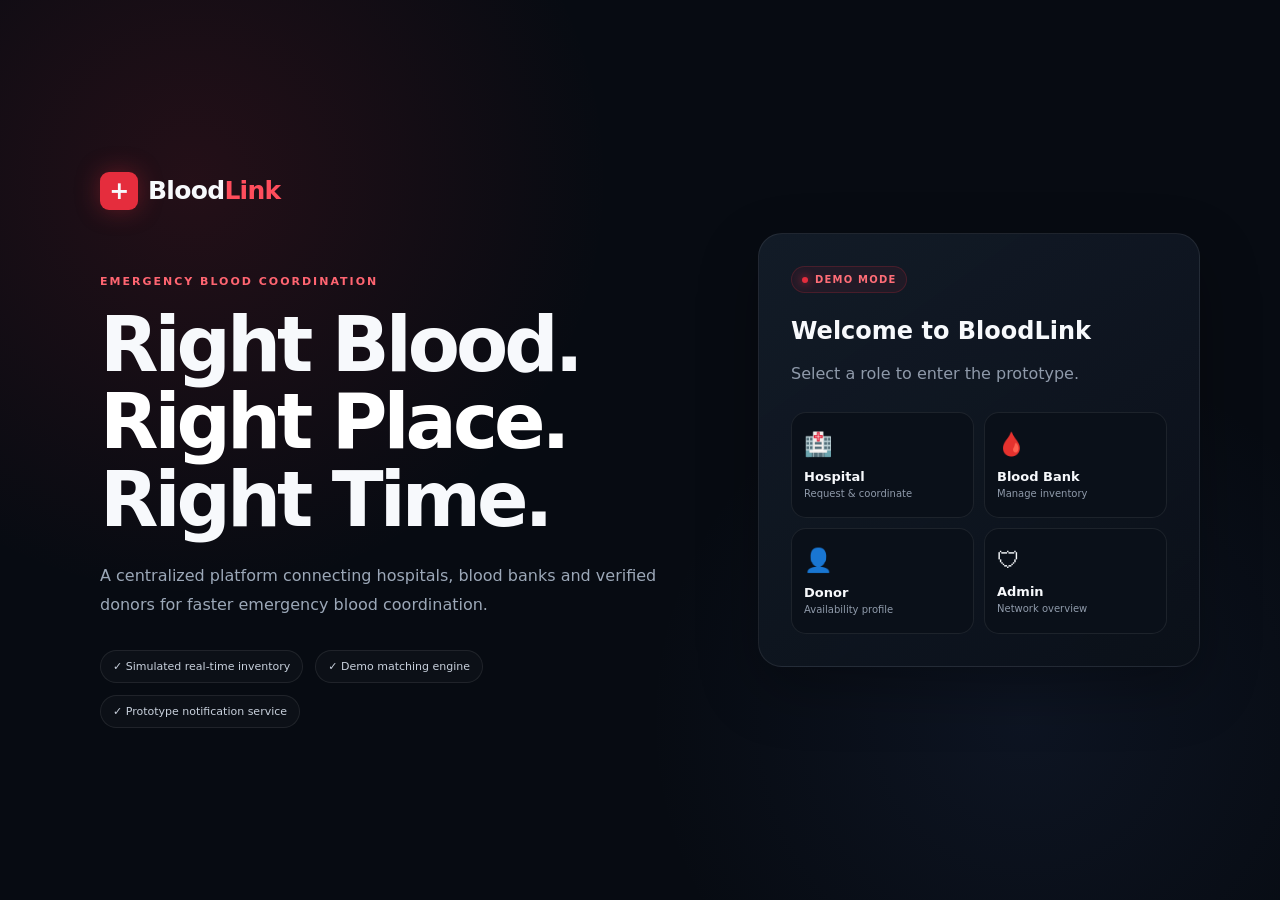
<file: index.html>
<!doctype html>
<html lang="en">
  <head>
    <meta charset="UTF-8" />
    <meta name="viewport" content="width=device-width, initial-scale=1.0" />
    <title>
      BloodLink — Right Blood. Right Place. Right Time.
    
    </title>
    <link rel="stylesheet" href="style.css" />
  </head>
  <body>
    <div id="toastContainer" class="toast-container"></div>

    <!-- LOGIN -->
    <section id="loginPage" class="login-page">
      <div class="login-shell">
        <div class="hero-copy">
          <div class="brand brand-large">
            <span class="brand-mark">+</span><span>Blood<span>Link</span></span>
          </div>
          <div class="eyebrow">EMERGENCY BLOOD COORDINATION</div>
          <h1>Right Blood.<br /><span>Right Place.</span><br />Right Time.</h1>
          <p>
            A centralized platform connecting hospitals, blood banks and
            verified donors for faster emergency blood coordination.
          </p>
          <div class="hero-points">
            <span>✓ Simulated real-time inventory</span>
            <span>✓ Demo matching engine</span>
            <span>✓ Prototype notification service</span>
          </div>
        </div>

        <div class="login-card glass">
          <div class="demo-pill"><span></span> DEMO MODE</div>
          <h2>Welcome to BloodLink</h2>
          <p class="muted">Select a role to enter the prototype.</p>

          <div class="role-grid" id="roleGrid">
            <button class="role-card" data-role="hospital">
              <span>🏥</span><strong>Hospital</strong
              ><small>Request & coordinate</small>
            </button>
            <button class="role-card" data-role="bloodbank">
              <span>🩸</span><strong>Blood Bank</strong
              ><small>Manage inventory</small>
            </button>
            <button class="role-card" data-role="donor">
              <span>👤</span><strong>Donor</strong
              ><small>Availability profile</small>
            </button>
            <button class="role-card" data-role="admin">
              <span>🛡</span><strong>Admin</strong
              ><small>Network overview</small>
            </button>
          </div>

          <form id="loginForm" class="login-form hidden">
            <label
              >Name / Organization<input
                id="loginName"
                required
                placeholder="e.g. CityCare Hospital"
            /></label>
            <label
              >Email / Phone<input
                id="loginContact"
                required
                placeholder="demo@bloodlink.local"
            /></label>
            <button class="btn btn-primary btn-wide" type="submit">
              Enter Demo Dashboard <span>→</span>
            </button>
            <button class="text-btn" type="button" id="changeRole">
              ← Change role
            </button>
          </form>
        </div>
      </div>
    </section>

    <!-- APP -->
    <section id="appPage" class="app-page hidden">
      <aside class="sidebar" id="sidebar">
        <div class="brand">
          <span class="brand-mark">+</span><span>Blood<span>Link</span></span>
        </div>
        <div class="side-demo">● DEMO MODE</div>

        <nav id="mainNav">
          <button data-page="dashboard" class="nav-item active">
            <span>⌂</span> Dashboard
          </button>
          <button data-page="emergency" class="nav-item">
            <span>!</span> Emergency Request
          </button>
          <button data-page="inventory" class="nav-item">
            <span>▦</span> Blood Inventory
          </button>
          <button data-page="matching" class="nav-item">
            <span>⌁</span> Smart Matching
          </button>
          <button data-page="notifications" class="nav-item">
            <span>◉</span> Notifications <b id="navNotif">3</b>
          </button>
          <button data-page="history" class="nav-item">
            <span>↺</span> Request History
          </button>
          <button data-page="donors" class="nav-item admin-hospital-only">
            <span>♙</span> Donor Network
          </button>
        </nav>

        <div class="sidebar-bottom">
          <div class="support-card">
            <span>●</span>
            <div>
              <strong>Prototype network</strong
              ><small>All data is simulated</small>
            </div>
          </div>
          <button class="nav-item logout" id="logoutBtn">
            <span>↪</span> Logout
          </button>
        </div>
      </aside>

      <main class="main">
        <header class="topbar">
          <button class="mobile-menu" id="mobileMenu">☰</button>
          <div>
            <div class="top-title" id="topTitle">Hospital Dashboard</div>
            <div class="top-subtitle">
              Saturday, September 5 · Demo environment
            </div>
          </div>
          <div class="top-actions">
            <button class="icon-btn" id="notifBtn" title="Notifications">
              ◉<i></i>
            </button>
            <div class="profile">
              <div class="avatar" id="profileAvatar">CH</div>
              <div>
                <strong id="profileName">CityCare</strong
                ><small id="profileRole">Hospital</small>
              </div>
            </div>
          </div>
        </header>

        <div id="pageContent" class="page-content"></div>
      </main>
    </section>

    <!-- EMERGENCY MODAL -->
    <div class="modal-backdrop hidden" id="requestModal">
      <div class="modal glass">
        <button class="modal-close" data-close="requestModal">×</button>
        <div class="section-kicker">EMERGENCY COORDINATION</div>
        <h2>Emergency Blood Request</h2>
        <p class="muted">
          Create a simulated request and start the matching workflow.
        </p>
        <form id="requestForm">
          <div class="form-grid">
            <label
              >Blood Group<select id="bloodGroup" required>
                <option value="">Select blood group</option>
                <option>A+</option>
                <option>A-</option>
                <option>B+</option>
                <option>B-</option>
                <option>AB+</option>
                <option>AB-</option>
                <option>O+</option>
                <option>O-</option>
              </select></label
            >
            <label
              >Units Required<input
                id="unitsRequired"
                type="number"
                min="1"
                max="50"
                value="2"
                required
            /></label>
            <label
              >Priority<select id="priority" required>
                <option>Critical</option>
                <option>Urgent</option>
                <option>Normal</option>
              </select></label
            >
            <label
              >Hospital / Location<input
                id="requestLocation"
                value="CityCare Hospital, Central Zone"
                required
            /></label>
          </div>
          <label
            >Additional Notes<textarea
              id="requestNotes"
              placeholder="Optional context for the demo..."
            ></textarea>
          </label>
          <button class="btn btn-primary btn-wide" type="submit">
            Find Blood <span>→</span>
          </button>
        </form>
      </div>
    </div>

    <script src="script.js"></script>
  </body>
</html>
</file>
<file: style.css>
:root {
    --bg: #070b12;
    --panel: #0e141e;
    --panel2: #111a26;
    --line: rgba(255, 255, 255, .08);
    --text: #f7f9fc;
    --muted: #8f9aaa;
    --red: #e52d3d;
    --red2: #ff4d5c;
    --green: #25c982;
    --yellow: #f2b84b;
    --blue: #56a8ff;
    --shadow: 0 22px 60px rgba(0, 0, 0, .28);
}

* {
    box-sizing: border-box
}

html,
body {
    margin: 0;
    min-height: 100%;
    font-family: Inter, system-ui, sans-serif;
    background: var(--bg);
    color: var(--text)
}

body {
    overflow-x: hidden
}

button,
input,
select,
textarea {
    font: inherit
}

button {
    cursor: pointer
}

.hidden {
    display: none !important
}

.muted {
    color: var(--muted);
    line-height: 1.65
}

.glass {
    background: linear-gradient(145deg, rgba(20, 29, 42, .9), rgba(11, 16, 25, .94));
    border: 1px solid var(--line);
    box-shadow: var(--shadow)
}

.brand {
    display: flex;
    align-items: center;
    gap: 10px;
    font-size: 21px;
    font-weight: 800;
    letter-spacing: -.7px
}

.brand>span:last-child>span {
    color: var(--red2)
}

.brand-mark {
    display: grid;
    place-items: center;
    width: 30px;
    height: 30px;
    border-radius: 9px;
    background: var(--red);
    font-size: 24px;
    box-shadow: 0 0 25px rgba(229, 45, 61, .35)
}

.login-page {
    min-height: 100vh;
    display: grid;
    place-items: center;
    padding: 40px;
    background:
        radial-gradient(circle at 15% 20%, rgba(229, 45, 61, .13), transparent 32%), radial-gradient(circle at 80% 80%, rgba(70, 105, 180, .10), transparent 30%), #070b12
}

.login-shell {
    width: min(1120px, 100%);
    display: grid;
    grid-template-columns: 1.15fr .85fr;
    gap: 80px;
    align-items: center
}

.hero-copy {
    padding: 20px
}

.brand-large {
    font-size: 25px;
    margin-bottom: 65px
}

.brand-large .brand-mark {
    width: 38px;
    height: 38px
}

.eyebrow,
.section-kicker {
    font-size: 11px;
    letter-spacing: 2px;
    color: #ff6571;
    font-weight: 800
}

.hero-copy h1 {
    font-size: clamp(44px, 6vw, 76px);
    line-height: 1.02;
    letter-spacing: -4px;
    margin: 18px 0 24px
}

.hero-copy h1 span {
    color: #fff
}

.hero-copy p {
    max-width: 570px;
    color: #9ca8b8;
    font-size: 16px;
    line-height: 1.8
}

.hero-points {
    display: flex;
    flex-wrap: wrap;
    gap: 12px;
    margin-top: 30px
}

.hero-points span {
    font-size: 11px;
    color: #c8d0dc;
    padding: 9px 12px;
    border: 1px solid var(--line);
    border-radius: 20px;
    background: rgba(255, 255, 255, .025)
}

.login-card {
    padding: 32px;
    border-radius: 24px;
    position: relative
}

.demo-pill {
    display: inline-flex;
    gap: 7px;
    align-items: center;
    font-size: 10px;
    font-weight: 800;
    letter-spacing: 1.2px;
    color: #ff6d77;
    background: rgba(229, 45, 61, .08);
    border: 1px solid rgba(229, 45, 61, .2);
    padding: 7px 10px;
    border-radius: 20px
}

.demo-pill span {
    width: 6px;
    height: 6px;
    border-radius: 50%;
    background: var(--red);
    box-shadow: 0 0 10px var(--red)
}

.login-card h2 {
    margin: 24px 0 6px;
    font-size: 24px
}

.role-grid {
    display: grid;
    grid-template-columns: 1fr 1fr;
    gap: 10px;
    margin-top: 24px
}

.role-card {
    background: #0a1019;
    border: 1px solid var(--line);
    color: var(--text);
    border-radius: 15px;
    padding: 18px 12px;
    text-align: left;
    transition: .2s
}

.role-card:hover,
.role-card.selected {
    border-color: rgba(229, 45, 61, .6);
    background: rgba(229, 45, 61, .08);
    transform: translateY(-2px)
}

.role-card span {
    font-size: 23px;
    display: block;
    margin-bottom: 11px
}

.role-card strong {
    display: block;
    font-size: 13px
}

.role-card small {
    color: var(--muted);
    font-size: 10px;
    margin-top: 4px;
    display: block
}

.login-form {
    margin-top: 20px
}

.login-form label,
.modal label {
    display: block;
    color: #bac3d0;
    font-size: 11px;
    font-weight: 700;
    margin-bottom: 15px
}

.login-form input,
.modal input,
.modal select,
.modal textarea {
    display: block;
    width: 100%;
    margin-top: 8px;
    background: #080e17;
    border: 1px solid var(--line);
    border-radius: 11px;
    padding: 13px 14px;
    color: white;
    outline: none
}

.modal select {
    appearance: auto
}

.modal textarea {
    min-height: 82px;
    resize: vertical
}

.login-form input:focus,
.modal input:focus,
.modal select:focus,
.modal textarea:focus {
    border-color: rgba(229, 45, 61, .7)
}

.btn {
    border: 0;
    border-radius: 11px;
    padding: 13px 17px;
    font-weight: 800;
    color: #fff;
    transition: .2s
}

.btn-primary {
    background: linear-gradient(135deg, #d92334, #f04452);
    box-shadow: 0 10px 25px rgba(229, 45, 61, .2)
}

.btn-primary:hover {
    transform: translateY(-1px);
    filter: brightness(1.06)
}

.btn-secondary {
    background: #182130;
    border: 1px solid var(--line)
}

.btn-wide {
    width: 100%;
    display: flex;
    justify-content: space-between;
    align-items: center;
    margin-top: 8px
}

.text-btn {
    background: none;
    border: 0;
    color: #8e9bad;
    font-size: 12px;
    margin: 13px auto 0;
    display: block
}

.app-page {
    min-height: 100vh;
    display: flex;
    background: #080c13
}

.sidebar {
    width: 245px;
    flex: none;
    border-right: 1px solid var(--line);
    background: #090e16;
    padding: 24px 15px;
    display: flex;
    flex-direction: column;
    min-height: 100vh;
    position: sticky;
    top: 0
}

.sidebar .brand {
    padding: 0 10px
}

.side-demo {
    font-size: 9px;
    color: #697586;
    letter-spacing: 1.4px;
    margin: 18px 11px 22px
}

.side-demo::first-letter {
    color: #e52d3d
}

nav {
    display: flex;
    flex-direction: column;
    gap: 4px
}

.nav-item {
    width: 100%;
    border: 0;
    background: transparent;
    color: #8994a5;
    text-align: left;
    padding: 12px 13px;
    border-radius: 10px;
    font-size: 12px;
    font-weight: 600;
    display: flex;
    align-items: center;
    gap: 12px
}

.nav-item span {
    width: 17px;
    text-align: center;
    color: #7e8998
}

.nav-item:hover {
    background: #101823;
    color: #fff
}

.nav-item.active {
    background: rgba(229, 45, 61, .11);
    color: #fff;
    border: 1px solid rgba(229, 45, 61, .13)
}

.nav-item.active span {
    color: #ff5965
}

.nav-item b {
    margin-left: auto;
    background: #e52d3d;
    color: white;
    border-radius: 20px;
    font-size: 9px;
    padding: 2px 6px
}

.sidebar-bottom {
    margin-top: auto
}

.support-card {
    display: flex;
    gap: 9px;
    padding: 13px 10px;
    margin-bottom: 8px;
    background: #0d141e;
    border: 1px solid var(--line);
    border-radius: 12px
}

.support-card>span {
    color: var(--green);
    font-size: 9px
}

.support-card strong,
.support-card small {
    display: block
}

.support-card strong {
    font-size: 10px
}

.support-card small {
    font-size: 9px;
    color: var(--muted);
    margin-top: 4px
}

.logout {
    color: #6f7987
}

.main {
    min-width: 0;
    flex: 1
}

.topbar {
    height: 77px;
    border-bottom: 1px solid var(--line);
    display: flex;
    align-items: center;
    justify-content: space-between;
    padding: 0 34px;
    background: rgba(8, 12, 19, .85);
    backdrop-filter: blur(15px);
    position: sticky;
    top: 0;
    z-index: 5
}

.top-title {
    font-size: 15px;
    font-weight: 800
}

.top-subtitle {
    font-size: 10px;
    color: #6f7a89;
    margin-top: 5px
}

.top-actions {
    display: flex;
    align-items: center;
    gap: 20px
}

.icon-btn {
    position: relative;
    border: 1px solid var(--line);
    background: #0d141e;
    color: #b9c3d0;
    border-radius: 10px;
    width: 37px;
    height: 37px
}

.icon-btn i {
    position: absolute;
    right: 8px;
    top: 7px;
    width: 5px;
    height: 5px;
    background: var(--red);
    border-radius: 50%
}

.profile {
    display: flex;
    align-items: center;
    gap: 9px
}

.avatar {
    width: 34px;
    height: 34px;
    border-radius: 50%;
    background: linear-gradient(135deg, #c62435, #72202a);
    display: grid;
    place-items: center;
    font-size: 10px;
    font-weight: 800
}

.profile strong,
.profile small {
    display: block
}

.profile strong {
    font-size: 11px
}

.profile small {
    color: #758091;
    font-size: 9px;
    margin-top: 3px
}

.mobile-menu {
    display: none;
    background: none;
    border: 0;
    color: #fff;
    font-size: 20px
}

.page-content {
    padding: 30px 34px 60px;
    max-width: 1450px;
    margin: auto
}

.page-head {
    display: flex;
    justify-content: space-between;
    gap: 20px;
    align-items: flex-end;
    margin-bottom: 25px
}

.page-head h1 {
    font-size: 26px;
    margin: 6px 0
}

.page-head p {
    font-size: 12px;
    color: var(--muted);
    margin: 0
}

.stats-grid {
    display: grid;
    grid-template-columns: repeat(4, 1fr);
    gap: 13px;
    margin-bottom: 24px
}

.stat {
    padding: 19px;
    border: 1px solid var(--line);
    background: #0d141e;
    border-radius: 15px;
    position: relative;
    overflow: hidden
}

.stat::after {
    content: "";
    position: absolute;
    right: -30px;
    bottom: -45px;
    width: 100px;
    height: 100px;
    border-radius: 50%;
    background: rgba(229, 45, 61, .07)
}

.stat-label {
    color: #7f8a9a;
    font-size: 10px;
    font-weight: 700
}

.stat-value {
    font-size: 29px;
    font-weight: 800;
    margin-top: 8px
}

.stat-foot {
    font-size: 9px;
    color: #6f7b8b;
    margin-top: 7px
}

.stat-foot.good {
    color: var(--green)
}

.stat-foot.warn {
    color: var(--yellow)
}

.stat-foot.bad {
    color: #ff6571
}

.section {
    background: #0d141e;
    border: 1px solid var(--line);
    border-radius: 17px;
    padding: 22px;
    margin-bottom: 18px
}

.section-title {
    display: flex;
    justify-content: space-between;
    align-items: center;
    margin-bottom: 17px
}

.section-title h3 {
    margin: 0;
    font-size: 14px
}

.section-title span {
    font-size: 10px;
    color: #778294
}

.inventory-grid {
    display: grid;
    grid-template-columns: repeat(8, 1fr);
    gap: 9px
}

.blood-card {
    padding: 15px 9px;
    background: #090f17;
    border: 1px solid var(--line);
    border-radius: 12px;
    text-align: center
}

.blood-type {
    font-size: 18px;
    font-weight: 800
}

.units {
    font-size: 12px;
    font-weight: 700;
    margin: 9px 0 5px
}

.status {
    display: inline-flex;
    align-items: center;
    gap: 5px;
    font-size: 8px;
    font-weight: 800;
    padding: 5px 7px;
    border-radius: 20px
}

.status::before {
    content: "";
    width: 5px;
    height: 5px;
    border-radius: 50%;
    background: currentColor
}

.available {
    color: var(--green);
    background: rgba(37, 201, 130, .08)
}

.low {
    color: var(--yellow);
    background: rgba(242, 184, 75, .08)
}

.critical {
    color: #ff6672;
    background: rgba(229, 45, 61, .08)
}

.split {
    display: grid;
    grid-template-columns: 1.3fr .7fr;
    gap: 18px
}

.request-hero {
    min-height: 205px;
    display: flex;
    align-items: center;
    justify-content: space-between;
    gap: 30px;
    overflow: hidden;
    position: relative;
    background: linear-gradient(110deg, rgba(120, 18, 29, .42), #0e141e 55%);
    border: 1px solid rgba(229, 45, 61, .2)
}

.request-hero::after {
    content: "";
    position: absolute;
    right: -80px;
    top: -80px;
    width: 260px;
    height: 260px;
    border-radius: 50%;
    border: 1px solid rgba(255, 80, 95, .15);
    box-shadow: 0 0 0 30px rgba(255, 80, 95, .02), 0 0 0 70px rgba(255, 80, 95, .015)
}

.request-hero h2 {
    font-size: 23px;
    margin: 8px 0
}

.request-hero p {
    max-width: 560px;
    font-size: 11px;
    color: #9ca7b6;
    line-height: 1.7
}

.request-hero .btn {
    position: relative;
    z-index: 1;
    white-space: nowrap
}

.quick-list {
    display: grid;
    gap: 9px
}

.quick-row {
    display: flex;
    align-items: center;
    justify-content: space-between;
    padding: 12px;
    border-bottom: 1px solid var(--line)
}

.quick-row:last-child {
    border: 0
}

.quick-row strong {
    font-size: 11px
}

.quick-row small {
    display: block;
    color: #737e8e;
    font-size: 9px;
    margin-top: 3px
}

.pill {
    font-size: 8px;
    padding: 5px 7px;
    border-radius: 20px;
    border: 1px solid var(--line);
    color: #aeb8c6
}

.priority-critical {
    color: #ff6571;
    border-color: rgba(229, 45, 61, .3);
    background: rgba(229, 45, 61, .07)
}

.modal-backdrop {
    position: fixed;
    inset: 0;
    background: rgba(0, 0, 0, .7);
    z-index: 50;
    display: grid;
    place-items: center;
    padding: 20px
}

.modal {
    width: min(650px, 100%);
    border-radius: 20px;
    padding: 28px;
    position: relative
}

.modal-close {
    position: absolute;
    right: 18px;
    top: 14px;
    border: 0;
    background: none;
    color: #8e99a8;
    font-size: 26px
}

.modal h2 {
    margin: 8px 0 4px
}

.form-grid {
    display: grid;
    grid-template-columns: 1fr 1fr;
    gap: 0 14px;
    margin-top: 22px
}

.matching-wrap {
    max-width: 1000px;
    margin: auto
}

.engine {
    display: inline-flex;
    align-items: center;
    gap: 8px;
    border: 1px solid rgba(86, 168, 255, .2);
    background: rgba(86, 168, 255, .06);
    color: #7dbaff;
    padding: 7px 10px;
    border-radius: 20px;
    font-size: 9px;
    font-weight: 800
}

.engine::before {
    content: "✦"
}

.loading-box {
    height: 250px;
    display: grid;
    place-items: center;
    text-align: center
}

.loader {
    width: 45px;
    height: 45px;
    border: 3px solid #222c3a;
    border-top-color: var(--red);
    border-radius: 50%;
    animation: spin 1s linear infinite;
    margin: 0 auto 15px
}

@keyframes spin {
    to {
        transform: rotate(360deg)
    }
}

.match-list {
    display: grid;
    gap: 12px
}

.match-card {
    padding: 18px;
    border: 1px solid var(--line);
    background: #0d141e;
    border-radius: 15px;
    display: grid;
    grid-template-columns: 1fr auto;
    gap: 16px
}

.match-card.best {
    border-color: rgba(229, 45, 61, .45);
    box-shadow: 0 0 30px rgba(229, 45, 61, .06)
}

.match-top {
    display: flex;
    gap: 9px;
    align-items: center
}

.rank {
    font-size: 10px;
    color: #7e8999;
    font-weight: 800
}

.match-card h3 {
    font-size: 14px;
    margin: 0
}

.verified {
    color: var(--green);
    font-size: 8px;
    background: rgba(37, 201, 130, .08);
    padding: 5px 7px;
    border-radius: 20px
}

.match-meta {
    display: flex;
    flex-wrap: wrap;
    gap: 14px;
    margin-top: 13px;
    color: #8994a4;
    font-size: 9px
}

.score {
    font-size: 25px;
    font-weight: 800;
    color: #ff6974;
    text-align: right
}

.score small {
    display: block;
    font-size: 8px;
    color: #6f7b8b;
    font-weight: 500
}

.why {
    margin-top: 18px;
    padding: 17px;
    border: 1px dashed rgba(255, 255, 255, .1);
    border-radius: 13px
}

.why h3 {
    font-size: 12px;
    margin: 0 0 9px
}

.why p {
    font-size: 10px;
    color: #818c9c;
    line-height: 1.7;
    margin: 0
}

.factor-row {
    display: flex;
    gap: 8px;
    flex-wrap: wrap;
    margin-top: 12px
}

.factor {
    font-size: 8px;
    color: #aab4c2;
    background: #151e2a;
    padding: 7px 9px;
    border-radius: 20px
}

.timeline {
    display: grid;
    gap: 0;
    margin: 25px 0
}

.timeline-item {
    display: flex;
    gap: 15px;
    position: relative;
    min-height: 47px
}

.timeline-item:not(:last-child)::before {
    content: "";
    position: absolute;
    left: 8px;
    top: 18px;
    width: 1px;
    height: 35px;
    background: #263140
}

.dot {
    width: 17px;
    height: 17px;
    border-radius: 50%;
    border: 2px solid #344052;
    background: #0d141e;
    z-index: 1;
    flex: none
}

.timeline-item.done .dot {
    border-color: var(--green);
    background: var(--green);
    box-shadow: 0 0 12px rgba(37, 201, 130, .25)
}

.timeline-item.current .dot {
    border-color: var(--red);
    background: var(--red);
    box-shadow: 0 0 12px rgba(229, 45, 61, .35)
}

.timeline-item span {
    font-size: 10px;
    color: #7d8898
}

.timeline-item.done span {
    color: #dce4ed
}

.notify-card {
    padding: 20px;
    border-radius: 15px;
    background: rgba(37, 201, 130, .05);
    border: 1px solid rgba(37, 201, 130, .18);
    display: flex;
    align-items: center;
    justify-content: space-between;
    gap: 20px
}

.notify-card h3 {
    font-size: 13px;
    margin: 0 0 5px
}

.notify-card p {
    font-size: 9px;
    color: #829090;
    margin: 0
}

.resolve-banner {
    text-align: center;
    padding: 40px 20px;
    border: 1px solid rgba(37, 201, 130, .2);
    background: rgba(37, 201, 130, .04);
    border-radius: 18px
}

.check-circle {
    width: 64px;
    height: 64px;
    border-radius: 50%;
    background: rgba(37, 201, 130, .1);
    border: 1px solid rgba(37, 201, 130, .35);
    color: var(--green);
    display: grid;
    place-items: center;
    font-size: 28px;
    margin: 0 auto 18px
}

.resolve-banner h2 {
    margin: 0 0 8px
}

.resolve-banner p {
    color: #8c99a9;
    font-size: 11px
}

.detail-grid {
    display: grid;
    grid-template-columns: repeat(4, 1fr);
    gap: 10px
}

.detail {
    padding: 13px;
    background: #0a1018;
    border: 1px solid var(--line);
    border-radius: 11px
}

.detail small,
.detail strong {
    display: block
}

.detail small {
    font-size: 8px;
    color: #6e7a8a
}

.detail strong {
    font-size: 12px;
    margin-top: 5px
}

.table {
    width: 100%;
    border-collapse: collapse
}

.table th,
.table td {
    text-align: left;
    padding: 13px 10px;
    border-bottom: 1px solid var(--line);
    font-size: 9px
}

.table th {
    font-size: 8px;
    color: #697587;
    text-transform: uppercase;
    letter-spacing: 1px
}

.expiry {
    color: #ff6571
}

.donor-grid {
    display: grid;
    grid-template-columns: repeat(3, 1fr);
    gap: 12px
}

.donor-card {
    padding: 17px;
    background: #0a1018;
    border: 1px solid var(--line);
    border-radius: 13px
}

.donor-card h3 {
    margin: 0;
    font-size: 13px
}

.donor-card .donor-type {
    font-size: 24px;
    font-weight: 800;
    color: #ff6974;
    margin: 12px 0
}

.donor-info {
    display: grid;
    gap: 7px
}

.donor-info div {
    display: flex;
    justify-content: space-between;
    color: #798596;
    font-size: 9px
}

.donor-info strong {
    color: #cbd3de;
    font-size: 9px
}

.notice {
    padding: 10px 12px;
    border-radius: 10px;
    background: rgba(242, 184, 75, .06);
    border: 1px solid rgba(242, 184, 75, .16);
    color: #b8a475;
    font-size: 9px;
    line-height: 1.6;
    margin-top: 15px
}

.notification-list {
    display: grid;
    gap: 10px
}

.notification {
    display: flex;
    gap: 13px;
    padding: 15px;
    background: #0a1018;
    border: 1px solid var(--line);
    border-radius: 13px
}

.n-icon {
    width: 35px;
    height: 35px;
    border-radius: 10px;
    display: grid;
    place-items: center;
    background: #151e2a
}

.notification strong {
    font-size: 10px
}

.notification p {
    font-size: 9px;
    color: #758091;
    margin: 5px 0 0
}

.notification.unread {
    border-color: rgba(229, 45, 61, .2)
}

.notification.unread .n-icon {
    background: rgba(229, 45, 61, .1)
}

.bars {
    display: grid;
    gap: 12px
}

.bar-line {
    display: grid;
    grid-template-columns: 90px 1fr 35px;
    align-items: center;
    gap: 10px;
    font-size: 9px;
    color: #8994a3
}

.bar {
    height: 8px;
    background: #1a2330;
    border-radius: 10px;
    overflow: hidden
}

.bar i {
    display: block;
    height: 100%;
    background: var(--red);
    border-radius: 10px
}

.admin-grid {
    display: grid;
    grid-template-columns: 1fr 1fr;
    gap: 18px
}

.toast-container {
    position: fixed;
    right: 22px;
    bottom: 22px;
    z-index: 100;
    display: grid;
    gap: 9px
}

.toast {
    min-width: 270px;
    max-width: 360px;
    background: #111a25;
    border: 1px solid var(--line);
    box-shadow: var(--shadow);
    border-radius: 12px;
    padding: 13px 15px;
    display: flex;
    gap: 10px;
    animation: toastIn .25s ease
}

.toast.success {
    border-color: rgba(37, 201, 130, .25)
}

.toast.error {
    border-color: rgba(229, 45, 61, .35)
}

.toast-icon {
    font-weight: 900
}

.toast strong {
    display: block;
    font-size: 10px
}

.toast p {
    font-size: 9px;
    color: #7f8a99;
    margin: 4px 0 0
}

@keyframes toastIn {
    from {
        opacity: 0;
        transform: translateY(10px)
    }

    to {
        opacity: 1;
        transform: none
    }
}

@media(max-width:1050px) {
    .login-shell {
        gap: 35px
    }

    .inventory-grid {
        grid-template-columns: repeat(4, 1fr)
    }

    .stats-grid {
        grid-template-columns: repeat(2, 1fr)
    }

    .split {
        grid-template-columns: 1fr
    }

    .donor-grid {
        grid-template-columns: 1fr 1fr
    }
}

@media(max-width:760px) {
    .login-page {
        padding: 20px
    }

    .login-shell {
        grid-template-columns: 1fr;
        gap: 20px
    }

    .hero-copy {
        padding: 10px
    }

    .brand-large {
        margin-bottom: 35px
    }

    .hero-copy h1 {
        font-size: 48px;
        letter-spacing: -3px
    }

    .login-card {
        padding: 22px
    }

    .sidebar {
        position: fixed;
        z-index: 30;
        left: -260px;
        transition: .25s;
        box-shadow: var(--shadow)
    }

    .sidebar.open {
        left: 0
    }

    .topbar {
        padding: 0 18px;
        gap: 10px
    }

    .mobile-menu {
        display: block
    }

    .top-actions {
        gap: 8px
    }

    .profile>div:last-child {
        display: none
    }

    .page-content {
        padding: 23px 17px 50px
    }

    .page-head {
        align-items: flex-start;
        flex-direction: column
    }

    .request-hero {
        align-items: flex-start;
        flex-direction: column;
        padding: 20px
    }

    .request-hero .btn {
        width: 100%
    }

    .form-grid {
        grid-template-columns: 1fr
    }

    .detail-grid {
        grid-template-columns: 1fr 1fr
    }

    .match-card {
        grid-template-columns: 1fr
    }

    .score {
        text-align: left
    }

    .admin-grid {
        grid-template-columns: 1fr
    }

    .donor-grid {
        grid-template-columns: 1fr
    }

    .inventory-grid {
        grid-template-columns: repeat(4, 1fr)
    }

    .top-title {
        font-size: 13px
    }

    .top-subtitle {
        display: none
    }

    .toast-container {
        left: 15px;
        right: 15px;
        bottom: 15px
    }

    .toast {
        min-width: 0
    }
}

@media(max-width:420px) {
    .stats-grid {
        grid-template-columns: 1fr 1fr
    }

    .inventory-grid {
        grid-template-columns: 1fr 1fr
    }

    .role-grid {
        grid-template-columns: 1fr 1fr
    }

    .hero-points {
        display: none
    }
}
</file>
